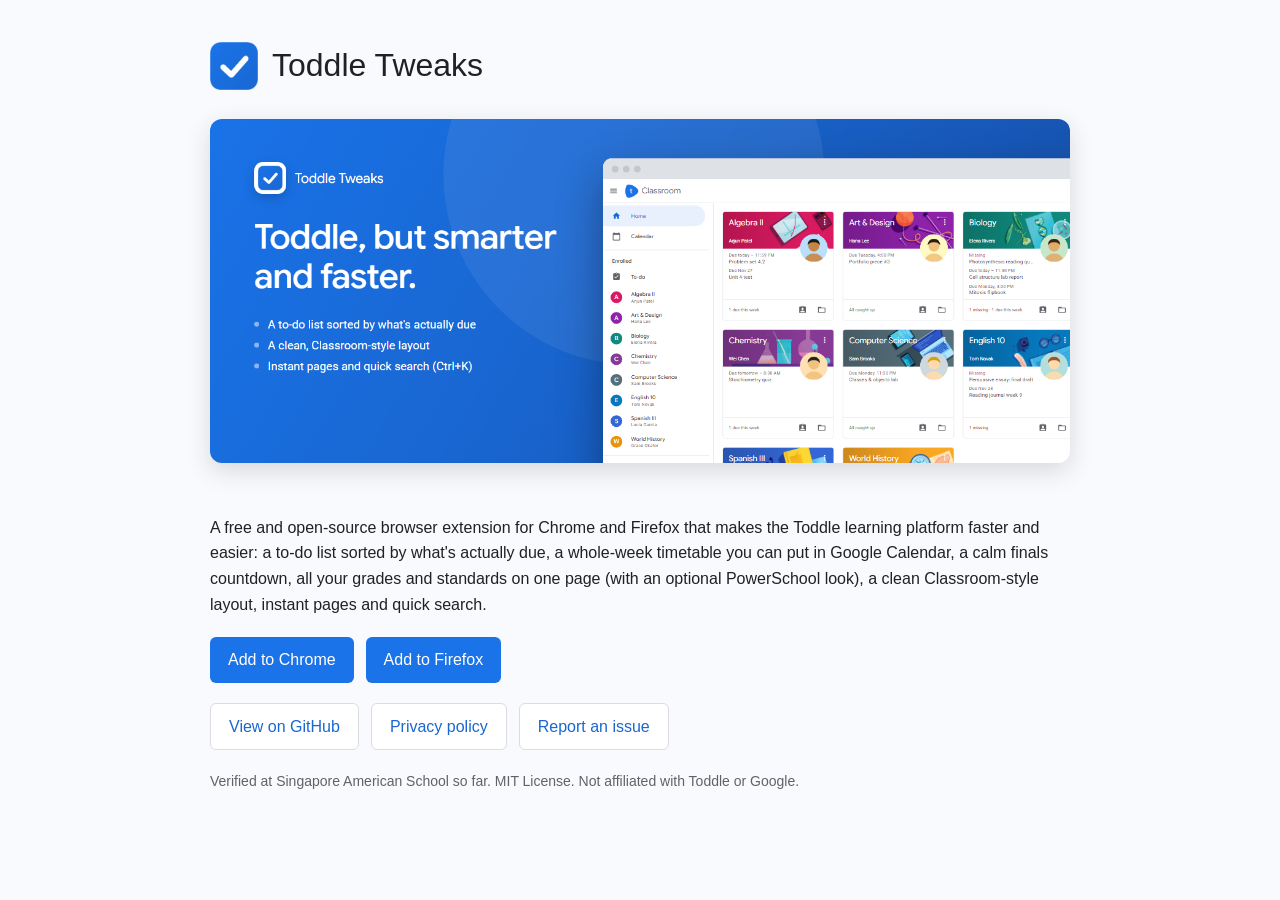
<file: docs/index.html>
<!doctype html>
<html lang="en">
<head>
  <meta charset="utf-8">
  <meta name="viewport" content="width=device-width, initial-scale=1">
  <title>Toddle Tweaks</title>
  <meta name="description" content="Free and open-source browser extension that makes the Toddle LMS faster and easier: smart to-do, timetable, grades on one page, Classroom-style mode, quick search.">
  <link rel="icon" href="assets/icon.png">
  <style>
    body { font: 16px/1.6 Roboto, "Segoe UI", Arial, sans-serif; color: #202124; margin: 0; background: #f8fafd; }
    main { max-width: 860px; margin: 0 auto; padding: 40px 20px 64px; }
    header { display: flex; align-items: center; gap: 14px; }
    header img { width: 48px; height: 48px; }
    h1 { font-weight: 500; font-size: 32px; margin: 0; }
    .banner { width: 100%; border-radius: 12px; margin: 28px 0; box-shadow: 0 8px 24px rgba(32,33,36,.15); }
    .links { display: flex; gap: 12px; flex-wrap: wrap; margin: 20px 0; }
    .links a { display: inline-block; padding: 10px 18px; border-radius: 6px; background: #1a73e8; color: #fff; text-decoration: none; font-weight: 500; }
    .links a.secondary { background: #fff; color: #1967d2; border: 1px solid #dadce0; }
    .note { color: #5f6368; font-size: 14px; }
  </style>
</head>
<body>
  <main>
    <header><img src="assets/icon.png" alt=""><h1>Toddle Tweaks</h1></header>
    <img class="banner" src="assets/banner.png" alt="Toddle Tweaks: a smarter to-do, a clean Classroom-style layout, and instant pages for Toddle">
    <p>A free and open-source browser extension for Chrome and Firefox that makes the Toddle learning platform faster and easier: a to-do list sorted by what's actually due, a whole-week timetable you can put in Google Calendar, a calm finals countdown, all your grades and standards on one page (with an optional PowerSchool look), a clean Classroom-style layout, instant pages and quick search.</p>
    <div class="links">
      <a href="https://chromewebstore.google.com/detail/toddle-tweaks/apaanjjkejkkekmbkgecnlbjmfdcgncg">Add to Chrome</a>
      <a href="https://addons.mozilla.org/firefox/addon/toddle-tweaks/">Add to Firefox</a>
    </div>
    <div class="links">
      <a class="secondary" href="https://github.com/Jotspot/toddle-tweaks">View on GitHub</a>
      <a class="secondary" href="privacy-policy.html">Privacy policy</a>
      <a class="secondary" href="https://github.com/Jotspot/toddle-tweaks/issues">Report an issue</a>
    </div>
    <p class="note">Verified at Singapore American School so far. MIT License. Not affiliated with Toddle or Google.</p>
  </main>
</body>
</html>
</file>
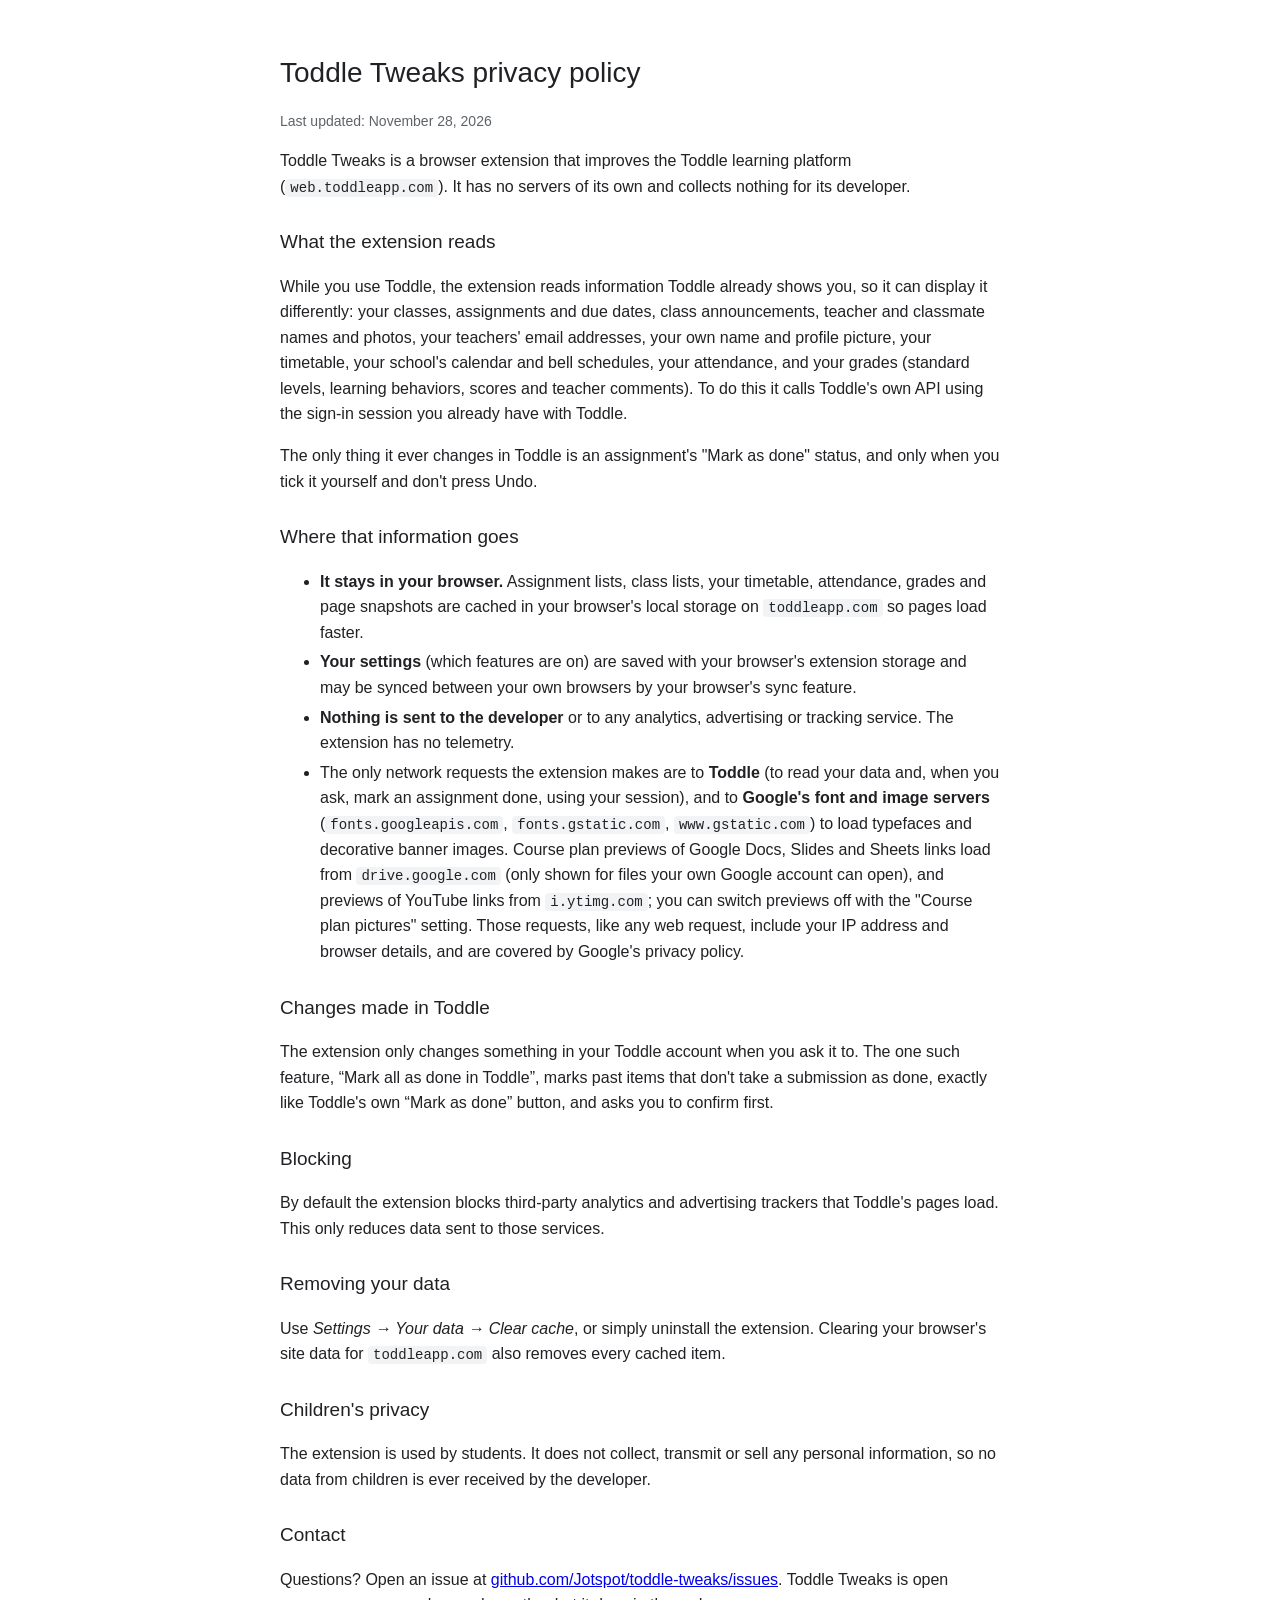
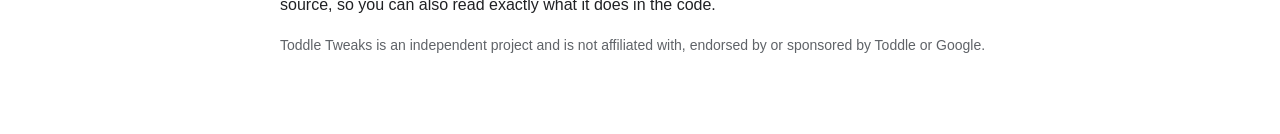
<file: docs/privacy-policy.html>
<!doctype html>
<html lang="en">
<head>
  <meta charset="utf-8">
  <meta name="viewport" content="width=device-width, initial-scale=1">
  <title>Toddle Tweaks privacy policy</title>
  <style>
    body { font: 16px/1.6 Roboto, "Segoe UI", Arial, sans-serif; color: #202124; max-width: 720px; margin: 0 auto; padding: 32px 20px 64px; background: #fff; }
    h1 { font-weight: 500; font-size: 28px; margin-bottom: 4px; }
    h2 { font-weight: 500; font-size: 19px; margin-top: 28px; }
    .muted { color: #5f6368; font-size: 14px; }
    li { margin: 4px 0; }
    code { background: #f1f3f4; border-radius: 4px; padding: 1px 5px; font-size: 14px; }
  </style>
</head>
<body>
  <h1>Toddle Tweaks privacy policy</h1>
  <p class="muted">Last updated: November 28, 2026</p>

  <p>Toddle Tweaks is a browser extension that improves the Toddle learning platform (<code>web.toddleapp.com</code>). It has no servers of its own and collects nothing for its developer.</p>

  <h2>What the extension reads</h2>
  <p>While you use Toddle, the extension reads information Toddle already shows you, so it can display it differently: your classes, assignments and due dates, class announcements, teacher and classmate names and photos, your teachers' email addresses, your own name and profile picture, your timetable, your school's calendar and bell schedules, your attendance, and your grades (standard levels, learning behaviors, scores and teacher comments). To do this it calls Toddle's own API using the sign-in session you already have with Toddle.</p>
  <p>The only thing it ever changes in Toddle is an assignment's "Mark as done" status, and only when you tick it yourself and don't press Undo.</p>

  <h2>Where that information goes</h2>
  <ul>
    <li><strong>It stays in your browser.</strong> Assignment lists, class lists, your timetable, attendance, grades and page snapshots are cached in your browser's local storage on <code>toddleapp.com</code> so pages load faster.</li>
    <li><strong>Your settings</strong> (which features are on) are saved with your browser's extension storage and may be synced between your own browsers by your browser's sync feature.</li>
    <li><strong>Nothing is sent to the developer</strong> or to any analytics, advertising or tracking service. The extension has no telemetry.</li>
    <li>The only network requests the extension makes are to <strong>Toddle</strong> (to read your data and, when you ask, mark an assignment done, using your session), and to <strong>Google's font and image servers</strong> (<code>fonts.googleapis.com</code>, <code>fonts.gstatic.com</code>, <code>www.gstatic.com</code>) to load typefaces and decorative banner images. Course plan previews of Google Docs, Slides and Sheets links load from <code>drive.google.com</code> (only shown for files your own Google account can open), and previews of YouTube links from <code>i.ytimg.com</code>; you can switch previews off with the "Course plan pictures" setting. Those requests, like any web request, include your IP address and browser details, and are covered by Google's privacy policy.</li>
  </ul>

  <h2>Changes made in Toddle</h2>
  <p>The extension only changes something in your Toddle account when you ask it to. The one such feature, “Mark all as done in Toddle”, marks past items that don't take a submission as done, exactly like Toddle's own “Mark as done” button, and asks you to confirm first.</p>

  <h2>Blocking</h2>
  <p>By default the extension blocks third-party analytics and advertising trackers that Toddle's pages load. This only reduces data sent to those services.</p>

  <h2>Removing your data</h2>
  <p>Use <em>Settings → Your data → Clear cache</em>, or simply uninstall the extension. Clearing your browser's site data for <code>toddleapp.com</code> also removes every cached item.</p>

  <h2>Children's privacy</h2>
  <p>The extension is used by students. It does not collect, transmit or sell any personal information, so no data from children is ever received by the developer.</p>

  <h2>Contact</h2>
  <p>Questions? Open an issue at <a href="https://github.com/Jotspot/toddle-tweaks/issues">github.com/Jotspot/toddle-tweaks/issues</a>. Toddle Tweaks is open source, so you can also read exactly what it does in the code.</p>

  <p class="muted">Toddle Tweaks is an independent project and is not affiliated with, endorsed by or sponsored by Toddle or Google.</p>
</body>
</html>
</file>
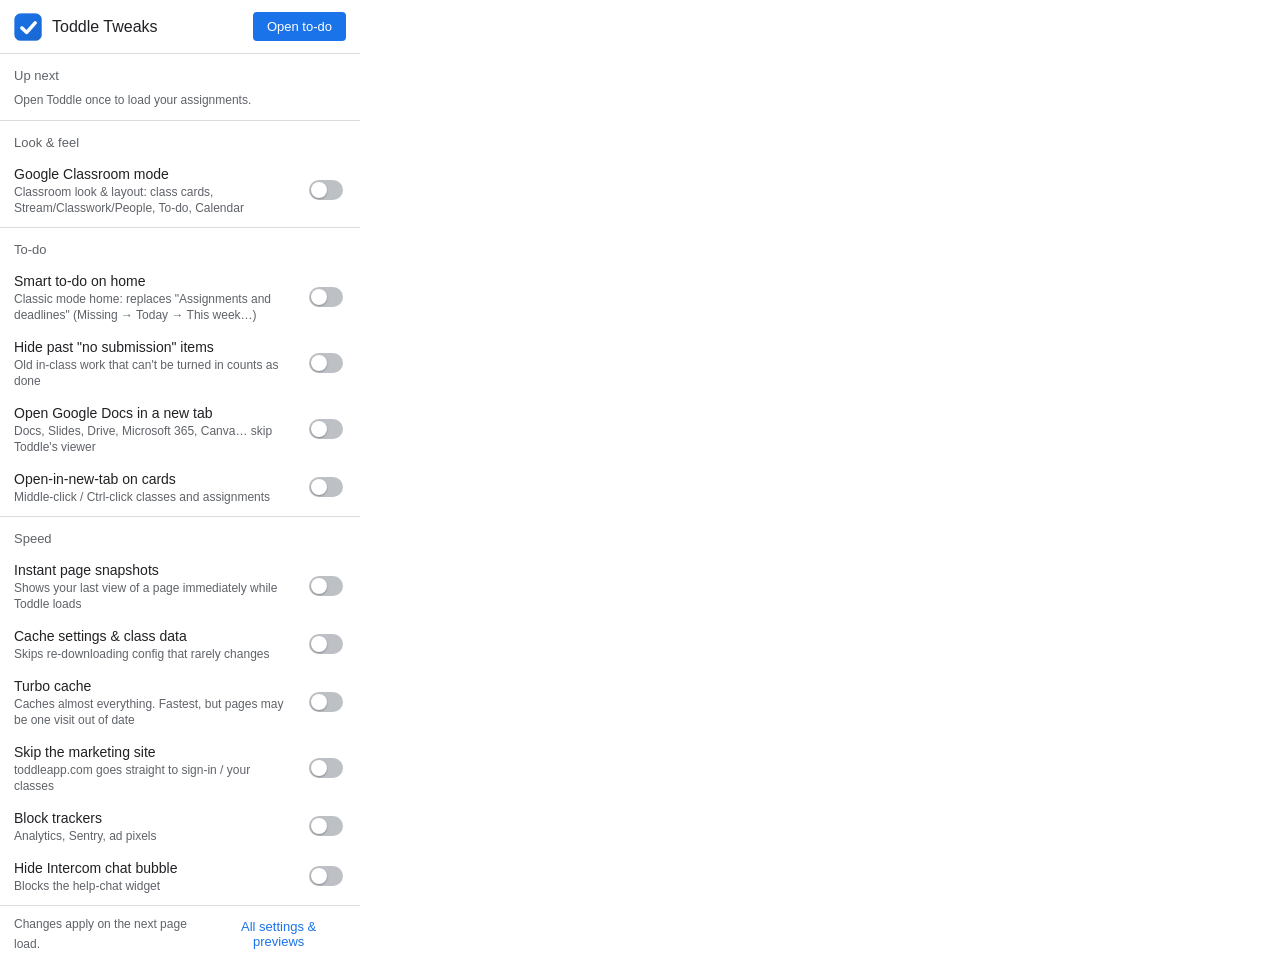
<file: popup/popup.html>
<!doctype html>
<html lang="en">
<head>
  <meta charset="utf-8">
  <title>Toddle Tweaks</title>
  <link rel="stylesheet" href="popup.css">
</head>
<body>
  <header>
    <img src="../icons/icon48.png" alt="" width="28" height="28">
    <div class="title">Toddle Tweaks</div>
    <button id="openTodo" class="primary">Open to-do</button>
  </header>

  <section id="needAccess" class="access" hidden>
    <b>Toddle Tweaks needs access to Toddle</b>
    <small>Your browser asks before letting an extension work on a site. It only needs toddleapp.com.</small>
    <button id="grantAccess" class="primary">Give access to Toddle</button>
    <small id="accessHelp" class="help" hidden></small>
  </section>

  <section id="upcoming">
    <h2>Up next</h2>
    <div id="upList" class="up-list"><div class="muted">Open Toddle once to load your assignments.</div></div>
  </section>

  <section>
    <h2>Look &amp; feel</h2>
    <label class="row"><span><b>Google Classroom mode</b><small>Classroom look &amp; layout: class cards, Stream/Classwork/People, To-do, Calendar</small></span><input type="checkbox" data-k="classroomMode"></label>
  </section>

  <section>
    <h2>To-do</h2>
    <label class="row"><span><b>Smart to-do on home</b><small>Classic mode home: replaces "Assignments and deadlines" (Missing → Today → This week…)</small></span><input type="checkbox" data-k="smartTodo"></label>
    <label class="row"><span><b>Hide past "no submission" items</b><small>Old in-class work that can't be turned in counts as done</small></span><input type="checkbox" data-k="hidePastNoSubmission"></label>
    <label class="row"><span><b>Open Google Docs in a new tab</b><small>Docs, Slides, Drive, Microsoft 365, Canva… skip Toddle's viewer</small></span><input type="checkbox" data-k="docsNewTab"></label>
    <label class="row"><span><b>Open-in-new-tab on cards</b><small>Middle-click / Ctrl-click classes and assignments</small></span><input type="checkbox" data-k="realLinks"></label>
  </section>

  <section>
    <h2>Speed</h2>
    <label class="row"><span><b>Instant page snapshots</b><small>Shows your last view of a page immediately while Toddle loads</small></span><input type="checkbox" data-k="snapshot"></label>
    <label class="row"><span><b>Cache settings &amp; class data</b><small>Skips re-downloading config that rarely changes</small></span><input type="checkbox" data-k="gqlCache"></label>
    <label class="row"><span><b>Turbo cache</b><small>Caches almost everything. Fastest, but pages may be one visit out of date</small></span><input type="checkbox" data-k="turboCache"></label>
    <label class="row"><span><b>Skip the marketing site</b><small>toddleapp.com goes straight to sign-in / your classes</small></span><input type="checkbox" data-k="redirectHome"></label>
    <label class="row"><span><b>Block trackers</b><small>Analytics, Sentry, ad pixels</small></span><input type="checkbox" data-k="blockTrackers"></label>
    <label class="row"><span><b>Hide Intercom chat bubble</b><small>Blocks the help-chat widget</small></span><input type="checkbox" data-k="blockIntercom"></label>
  </section>

  <footer>
    <span id="status" class="muted">Changes apply on the next page load.</span>
    <span><button id="allSettings" class="link">All settings &amp; previews</button></span>
  </footer>
  <script src="popup.js"></script>
</body>
</html>
</file>
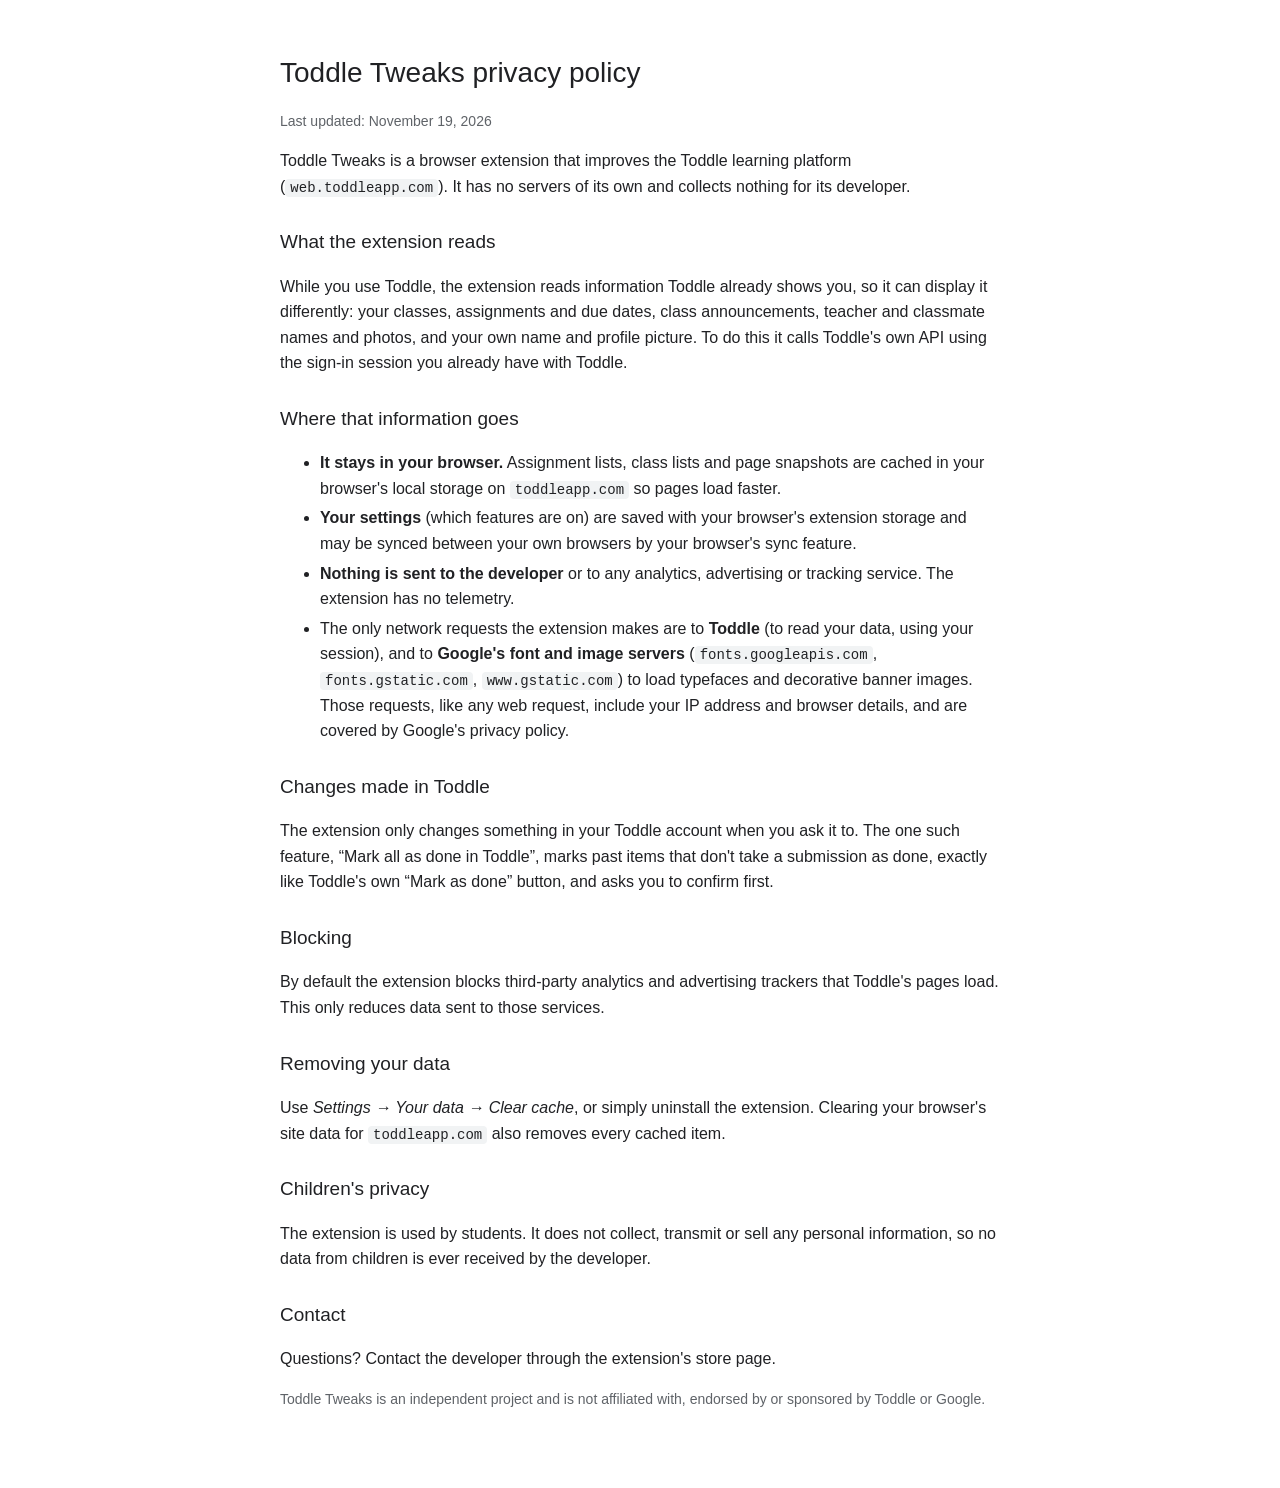
<file: store/privacy-policy.html>
<!doctype html>
<html lang="en">
<head>
  <meta charset="utf-8">
  <meta name="viewport" content="width=device-width, initial-scale=1">
  <title>Toddle Tweaks privacy policy</title>
  <style>
    body { font: 16px/1.6 Roboto, "Segoe UI", Arial, sans-serif; color: #202124; max-width: 720px; margin: 0 auto; padding: 32px 20px 64px; background: #fff; }
    h1 { font-weight: 500; font-size: 28px; margin-bottom: 4px; }
    h2 { font-weight: 500; font-size: 19px; margin-top: 28px; }
    .muted { color: #5f6368; font-size: 14px; }
    li { margin: 4px 0; }
    code { background: #f1f3f4; border-radius: 4px; padding: 1px 5px; font-size: 14px; }
  </style>
</head>
<body>
  <h1>Toddle Tweaks privacy policy</h1>
  <p class="muted">Last updated: November 19, 2026</p>

  <p>Toddle Tweaks is a browser extension that improves the Toddle learning platform (<code>web.toddleapp.com</code>). It has no servers of its own and collects nothing for its developer.</p>

  <h2>What the extension reads</h2>
  <p>While you use Toddle, the extension reads information Toddle already shows you, so it can display it differently: your classes, assignments and due dates, class announcements, teacher and classmate names and photos, and your own name and profile picture. To do this it calls Toddle's own API using the sign-in session you already have with Toddle.</p>

  <h2>Where that information goes</h2>
  <ul>
    <li><strong>It stays in your browser.</strong> Assignment lists, class lists and page snapshots are cached in your browser's local storage on <code>toddleapp.com</code> so pages load faster.</li>
    <li><strong>Your settings</strong> (which features are on) are saved with your browser's extension storage and may be synced between your own browsers by your browser's sync feature.</li>
    <li><strong>Nothing is sent to the developer</strong> or to any analytics, advertising or tracking service. The extension has no telemetry.</li>
    <li>The only network requests the extension makes are to <strong>Toddle</strong> (to read your data, using your session), and to <strong>Google's font and image servers</strong> (<code>fonts.googleapis.com</code>, <code>fonts.gstatic.com</code>, <code>www.gstatic.com</code>) to load typefaces and decorative banner images. Those requests, like any web request, include your IP address and browser details, and are covered by Google's privacy policy.</li>
  </ul>

  <h2>Changes made in Toddle</h2>
  <p>The extension only changes something in your Toddle account when you ask it to. The one such feature, “Mark all as done in Toddle”, marks past items that don't take a submission as done, exactly like Toddle's own “Mark as done” button, and asks you to confirm first.</p>

  <h2>Blocking</h2>
  <p>By default the extension blocks third-party analytics and advertising trackers that Toddle's pages load. This only reduces data sent to those services.</p>

  <h2>Removing your data</h2>
  <p>Use <em>Settings → Your data → Clear cache</em>, or simply uninstall the extension. Clearing your browser's site data for <code>toddleapp.com</code> also removes every cached item.</p>

  <h2>Children's privacy</h2>
  <p>The extension is used by students. It does not collect, transmit or sell any personal information, so no data from children is ever received by the developer.</p>

  <h2>Contact</h2>
  <p>Questions? Contact the developer through the extension's store page.</p>

  <p class="muted">Toddle Tweaks is an independent project and is not affiliated with, endorsed by or sponsored by Toddle or Google.</p>
</body>
</html>
</file>
<file: popup/popup.css>
:root {
  --text: #202124; --text-2: #5f6368; --line: #dadce0; --blue: #1a73e8; --blue-bg: #e8f0fe; --red: #c5221f; --hover: #f1f3f4;
}
* { box-sizing: border-box; }
body {
  width: 360px; margin: 0; font: 14px/20px Roboto, "Segoe UI", Arial, sans-serif; color: var(--text); background: #fff;
}
header { display: flex; align-items: center; gap: 10px; padding: 12px 14px; border-bottom: 1px solid var(--line); }
header .title { flex: 1; font-size: 16px; font-weight: 500; }
button.primary { background: var(--blue); color: #fff; border: 0; border-radius: 4px; padding: 7px 14px; font: 500 13px Roboto, Arial, sans-serif; cursor: pointer; }
button.primary:hover { background: #1765cc; }
button.link { background: none; border: 0; color: var(--blue); cursor: pointer; font: 500 13px Roboto, Arial, sans-serif; padding: 4px; }
section { padding: 8px 14px 4px; border-bottom: 1px solid var(--line); }
h2 { font-size: 13px; color: var(--text-2); margin: 4px 0 4px; font-weight: 500; }
.row { display: flex; align-items: center; gap: 12px; padding: 7px 0; cursor: pointer; }
.row span { flex: 1; display: flex; flex-direction: column; }
.row b { font-weight: 500; }
.row small { color: var(--text-2); font-size: 12px; line-height: 16px; }
input[type="checkbox"] {
  appearance: none; width: 34px; height: 20px; border-radius: 10px; background: #bdc1c6; position: relative; cursor: pointer; flex: none; transition: background .15s;
}
input[type="checkbox"]::after { content: ""; position: absolute; top: 2px; left: 2px; width: 16px; height: 16px; border-radius: 50%; background: #fff; transition: left .15s; box-shadow: 0 1px 2px rgba(0,0,0,.3); }
input[type="checkbox"]:checked { background: var(--blue); }
input[type="checkbox"]:checked::after { left: 16px; }
.up-list { display: flex; flex-direction: column; margin-bottom: 6px; }
.up { display: flex; flex-direction: column; padding: 6px 8px; margin: 0 -8px; border-radius: 6px; text-decoration: none; color: inherit; }
.up:hover { background: var(--hover); }
.up .t { font-weight: 500; white-space: nowrap; overflow: hidden; text-overflow: ellipsis; }
.up .m { font-size: 12px; color: var(--text-2); white-space: nowrap; overflow: hidden; text-overflow: ellipsis; }
.up.late .m { color: var(--red); }
.muted { color: var(--text-2); font-size: 12px; }
footer { display: flex; align-items: center; justify-content: space-between; padding: 8px 14px 10px; }
.access { background: #fef7e0; border-bottom: 1px solid #fde293; display: flex; flex-direction: column; gap: 4px; padding: 12px 14px; }
.access small { color: #5f4300; font-size: 12px; line-height: 16px; }
.access .primary { align-self: flex-start; margin-top: 6px; }
/* the hidden attribute must win over display:flex above */
[hidden] { display: none !important; }
.access .help { margin-top: 6px; color: #3c4043; }
</file>
